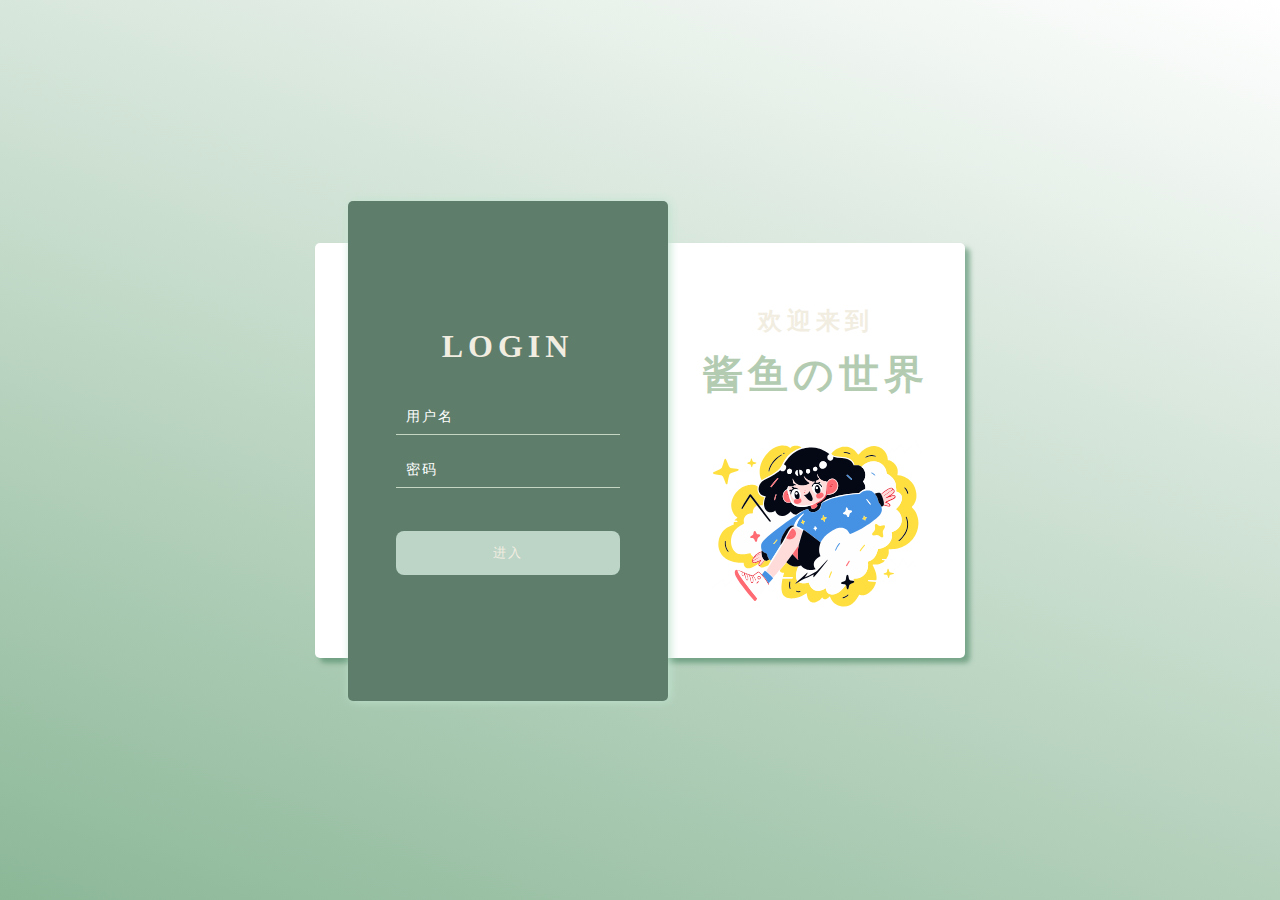
<file: index/index.html>
<!DOCTYPE html>
<html lang="en">
<head>
    <meta charset="UTF-8">
    <meta name="viewport" content="width=device-width, initial-scale=1.0">
    <title>JYTingmm</title>
    <link rel="stylesheet" href="css/HD.css">
    <link rel="icon" href="星月.png" type="image/png" />
</head>
<body>
<!-- 登录-->
    <div class="container">
        <div class="form-box">
            <div class="login-box">
                <h1>Login</h1>
                <input type="text" placeholder="用户名" id="username">
                <input type="password" placeholder="密码" id="password">
                <button onclick="login()">进入</button>
            </div>
        </div>
<!-- 欢迎信息和图片 -->
        <div class="com-box right">
            <h2>欢迎来到</h2><h3>酱鱼の世界</h3>
            <img src="可爱.svg" alt="">
        </div>
    </div>
    <script>
        function login() {
            // 获取输入的用户名和密码
            var username = document.getElementById('username').value;
            var password = document.getElementById('password').value;
             // 验证
            if (username && password) {
                console.log('Logging in with username:', username); 
                window.location.href = 'Home page.html'; // 尝试跳转到首页
            } else {
                alert('请输入用户名和密码'); // 提示用户输入
            }
        }
    </script>
</body>
</html>
</file>
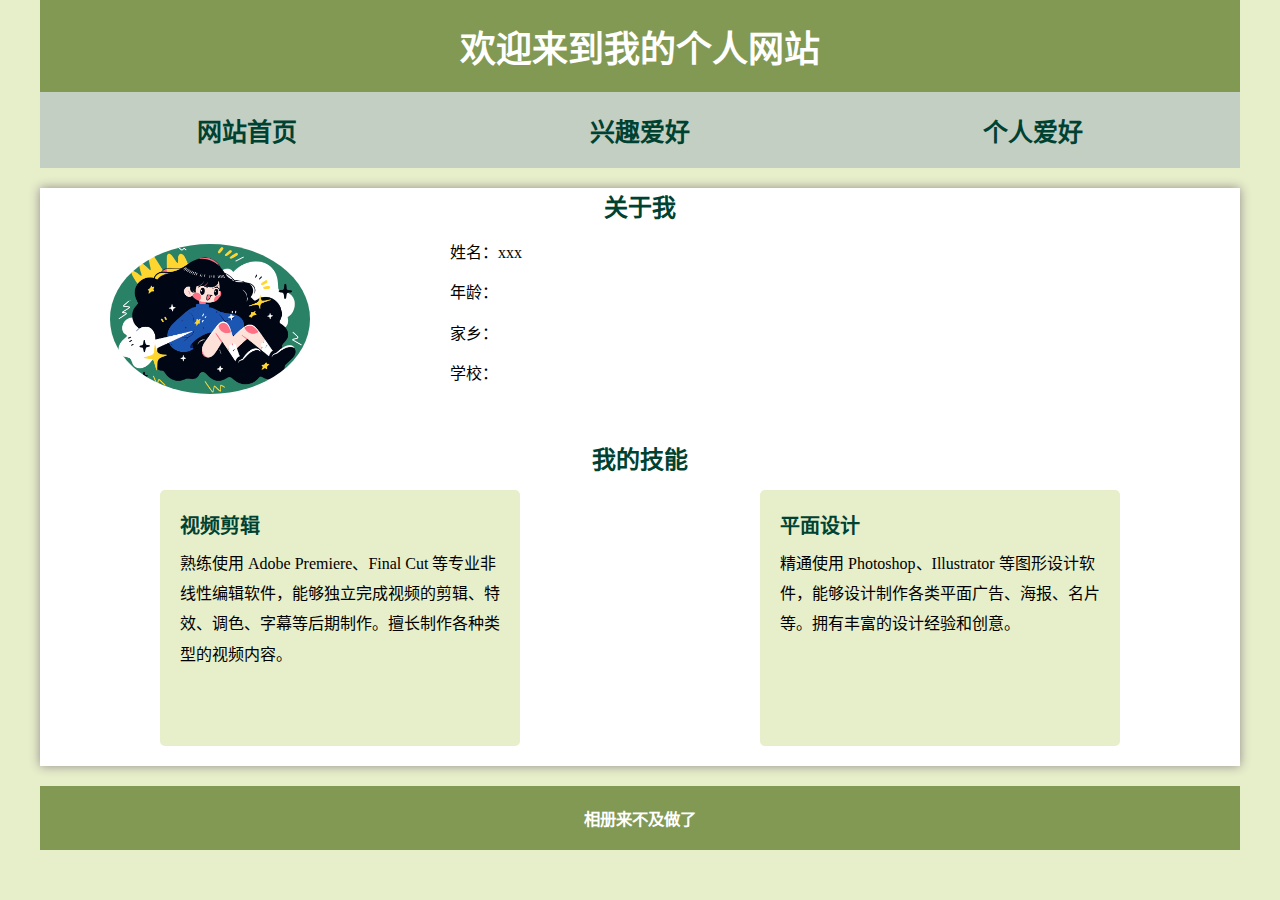
<file: index/Home page.html>
<!DOCTYPE html>
<html lang="zh-CN">
<head>
    <meta charset="UTF-8">
    <meta name="viewport" content="width=device-width, initial-scale=1.0">
    <title>JY—个人介绍</title>
    <link rel="icon" href="星月.png" type="image/png" />
    <link rel="stylesheet" href="css/pl.css" />
    <link rel="stylesheet" href="css/id.css">
</head>
<body>
    <header>
        <h1>欢迎来到我的个人网站</h1>
    </header>
<!-- 导航栏 -->
    <nav>
        <ul>
            <li><a href="Home page.html">网站首页</a></li>
            <li><a href="Home page.html">兴趣爱好</a></li>
            <li><a href="Home page.html">个人爱好</a></li>
        </ul>
    </nav>
    <main>
        <h2>关于我</h2>
        <div class="profile">
            <img src="灵动.png" alt="个人照片">
            <div class="profile-info">
                <p>姓名：xxx</p>
                <p>年龄：</p>
                <p>家乡：</p>
                <p>学校：</p>
            </div>
        </div>
        <h2>我的技能</h2>
        <div class="skills">
            <div class="skill-item">
                <h3>视频剪辑</h3>
                <p>熟练使用 Adobe Premiere、Final Cut 等专业非线性编辑软件，能够独立完成视频的剪辑、特效、调色、字幕等后期制作。擅长制作各种类型的视频内容。</p>    
            </div>
            <div class="skill-item">
                <h3>平面设计</h3>
                <p>精通使用 Photoshop、Illustrator 等图形设计软件，能够设计制作各类平面广告、海报、名片等。拥有丰富的设计经验和创意。</p>    
            </div>
        </div>
    </main>
    <footer>
        <h3>相册来不及做了</h3>
    </footer>
</body>
</html>
</file>
<file: index/css/HD.css>
*{
    margin: 0;
    padding: 0;
}
body{
    height: 100vh;
    display: flex;
    justify-content: center;
    align-items: center;
    background: linear-gradient(200deg,hsl(0, 0%, 100%),hwb(136 50% 31% / 0.906));
}
.container{
    background-color: hwb(0 100% 0%);
    width: 650px;
    height: 415px;
    border-radius: 5px;
    box-shadow: 5px 5px 5px #4a856399;
    position: relative;
}
.form-box{
    position: absolute;
    top: -10%;
    left: 5%;
    background-color: hsl(144, 14%, 43%);
    width: 320px;
    height: 500px;
    border-radius: 5px;
    box-shadow: 2px 0 10px hsl(146, 38%, 82%);
    display: flex;
    justify-content: center;
    align-items: center;
    z-index: 2;
    transition: 0.5s,ease-in-out;
}
.login-box{
    display: flex;
    flex-direction: column;
    align-items: center;
    width: 100%;
}
.hidden{
    display: none;
    transition: 0.5s;
}
h1{
    text-align: center;
    margin-bottom: 25px;
    text-transform: uppercase;
    color: #f2ede1;
    letter-spacing: 5px;
}
h2{
    text-align: center;
    margin-bottom: 10px;
    text-transform: uppercase;
    color: #f2ede1;
    letter-spacing: 5px;
}

h3{
    font-family: 华文彩云;
    text-align: center;
    margin-bottom: 25px;
    text-transform: uppercase;
    color: #b3ccb1;
    letter-spacing: 5px;
    font-size: 40px;
}
input{
    background-color: transparent;
    width: 70%;
    color: #fff;
    border: none;
    border-bottom: 1px solid #c5d6c2;
    padding: 10px 0;
    text-indent: 10px;
    margin: 8px 0;
    font-size: 14px;
    letter-spacing: 2px;
}
input::placeholder{
    color: hsl(0, 0%, 100%);
}
input:focus{
    color:  #f2ede1;
    outline: none;
    border-bottom: 1px solid  rgb(80, 105, 92);
    transition: 0.5s;
}
input:focus::placeholder{
    opacity: 0;
}
.form-box button{
    color:  #f2ede1;
    width: 70%;
    margin-top: 35px;
    background-color:  rgb(188, 213, 199);
    outline: none;
    border-radius: 8px;
    padding: 13px 0;
    letter-spacing: 2px;
    border: none;
    cursor: pointer;
}
.form-box button:hover{
    background-color: rgb(50, 66, 57);
    color:#f2ede1;
    transition:background-color 0.5s ease;
}
.com-box {
    width: 50%;
    display: flex;
    flex-direction: column;
    justify-content: center;
    align-items: center;
    position: absolute;
    top: 25%;
    transform: translaeY(-50%);
}
.com-box.left{
    left: -2%;
}
.com-box.right{
    right: -2%;
    top: 15%;
}
.com-box p{
    font-size: 12px;
    letter-spacing: 2px;
    color: #4a856399;
    text-align: center;
}
.com-box span{
    color: bisque;
}
.com-box img{
    width: 250px;
}
.com-box button{
    margin-top: 3%;
    background-color: #ffffff;
    color: #4a856399;
    border:1px solid #89c2a199;
    padding: 6px 10px;
    border-radius: 5px;
    letter-spacing: 1px;
    outline: none;
    cursor: pointer;
}
.com-box button:hover{
    background-color:hsla(145, 32%, 65%, 0.6);
    color: #ffffff;
}
</file>
<file: index/css/pl.css>
.profile {
    display: flex;
    justify-content: space-around;
    align-items: center;
    margin-bottom: 40px;
}
.profile img {
    width: 200px;
    height: 150px;
    object-fit: cover;
    border-radius: 50%;
}
.profile-info {
    width: 60%;
}
.profile-info h3 {
    color: yellowgreen;
    font-size: 20px;
    margin-bottom: 10px;
}
.profile-info p {
    margin-bottom: 10px;
}
.skills {
    display: flex;
    justify-content: space-around;
    flex-wrap: wrap;
}
.skill-item {
    width: 30%;
    background-color: #e6eeca;
    padding: 20px;
    border-radius: 5px;
    margin-bottom: 20px;
    height: 256px;
}
.skill-item p {
    margin-bottom: 0;
    display: -webkit-box;
    -webkit-box-orient: vertical;
    -webkit-line-clamp: 4;
    overflow: hidden;
}
.skill-item h3 {
    color: #004231;
    font-size: 20px;
    margin-bottom: 10px;
}
</file>
<file: index/css/id.css>
* {
    margin: 0;
    padding: 0;
    box-sizing: border-box;
}
body {
    background:  #e6eeca;
}
header{
    background-color: #829954;
    padding: 20px;
    text-align: center;
    width: 1200px;
    margin:auto;
}
h1 {
    color: white;
    font-size: 36px;
    margin: 0;
}
nav {
    background-color: #c3cfc3;
    padding: 10px;
    text-align: center;
    margin: auto;
    width: 1200px;
}
nav ul {
    list-style-type: none;
    margin: 0;
    padding: 0;
    display: flex;
    justify-content: space-around;
}
nav ul li {
    display: inline;
}
nav ul li a {
    font-family:幼圆;
    display: block;
    color: #004231;
    text-decoration: none;
    font-size: 25px;
    font-weight: bold;
    padding: 10px 0;
}
main { 
    max-width: 1200px;
    margin: 20px auto;
    background-color: white;
    box-shadow: 0 0 10px #948b8b;
}
h2 {
    color: #004231;
    font-size: 24px;
    margin-bottom: 15px;
    text-align: center;
}
p {
    color: black;
    font-size: 16px;
    line-height: 1.9;
    margin-bottom: 20px;
}
footer {
    background-color: #829954;
    color: white;
    padding: 20px 10px;
    text-align: center;
    font-size: 14px;
    margin-top: 40px;
    width: 1200px;
    margin: auto;
}
</file>
